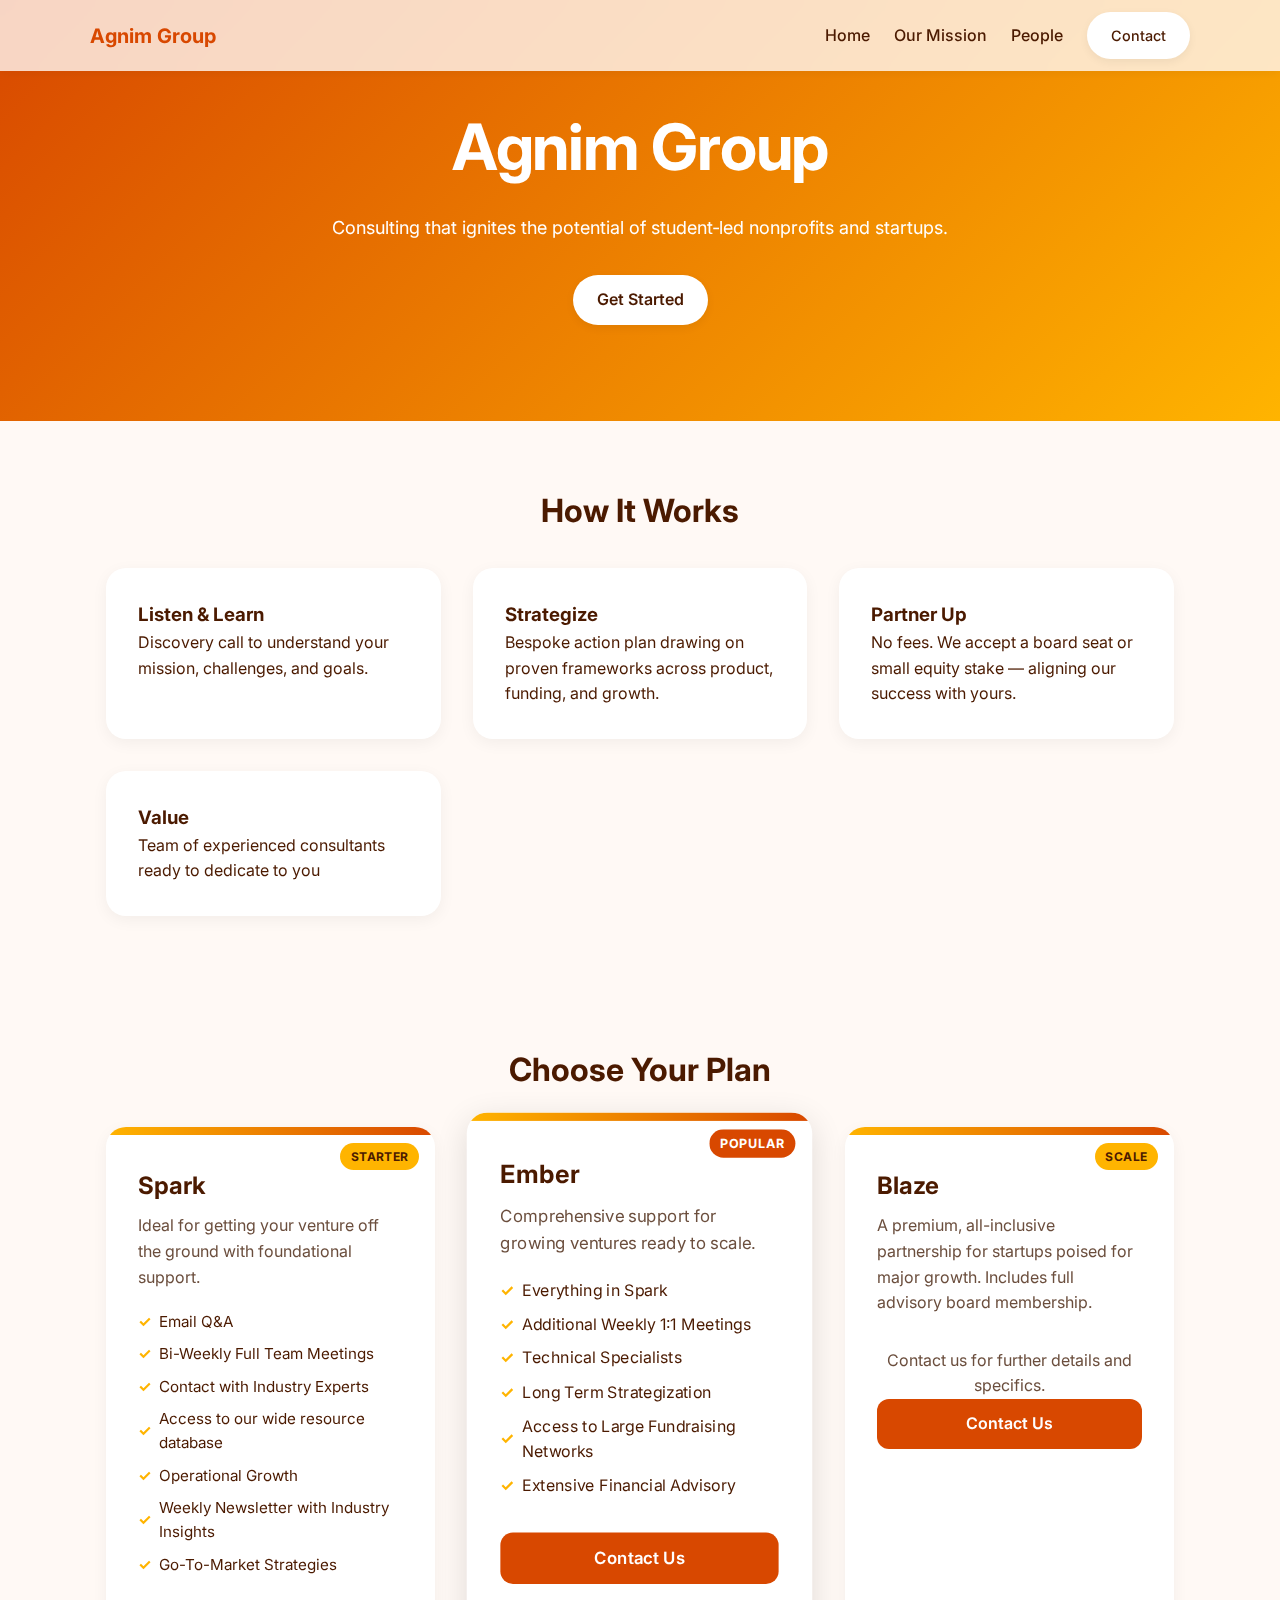
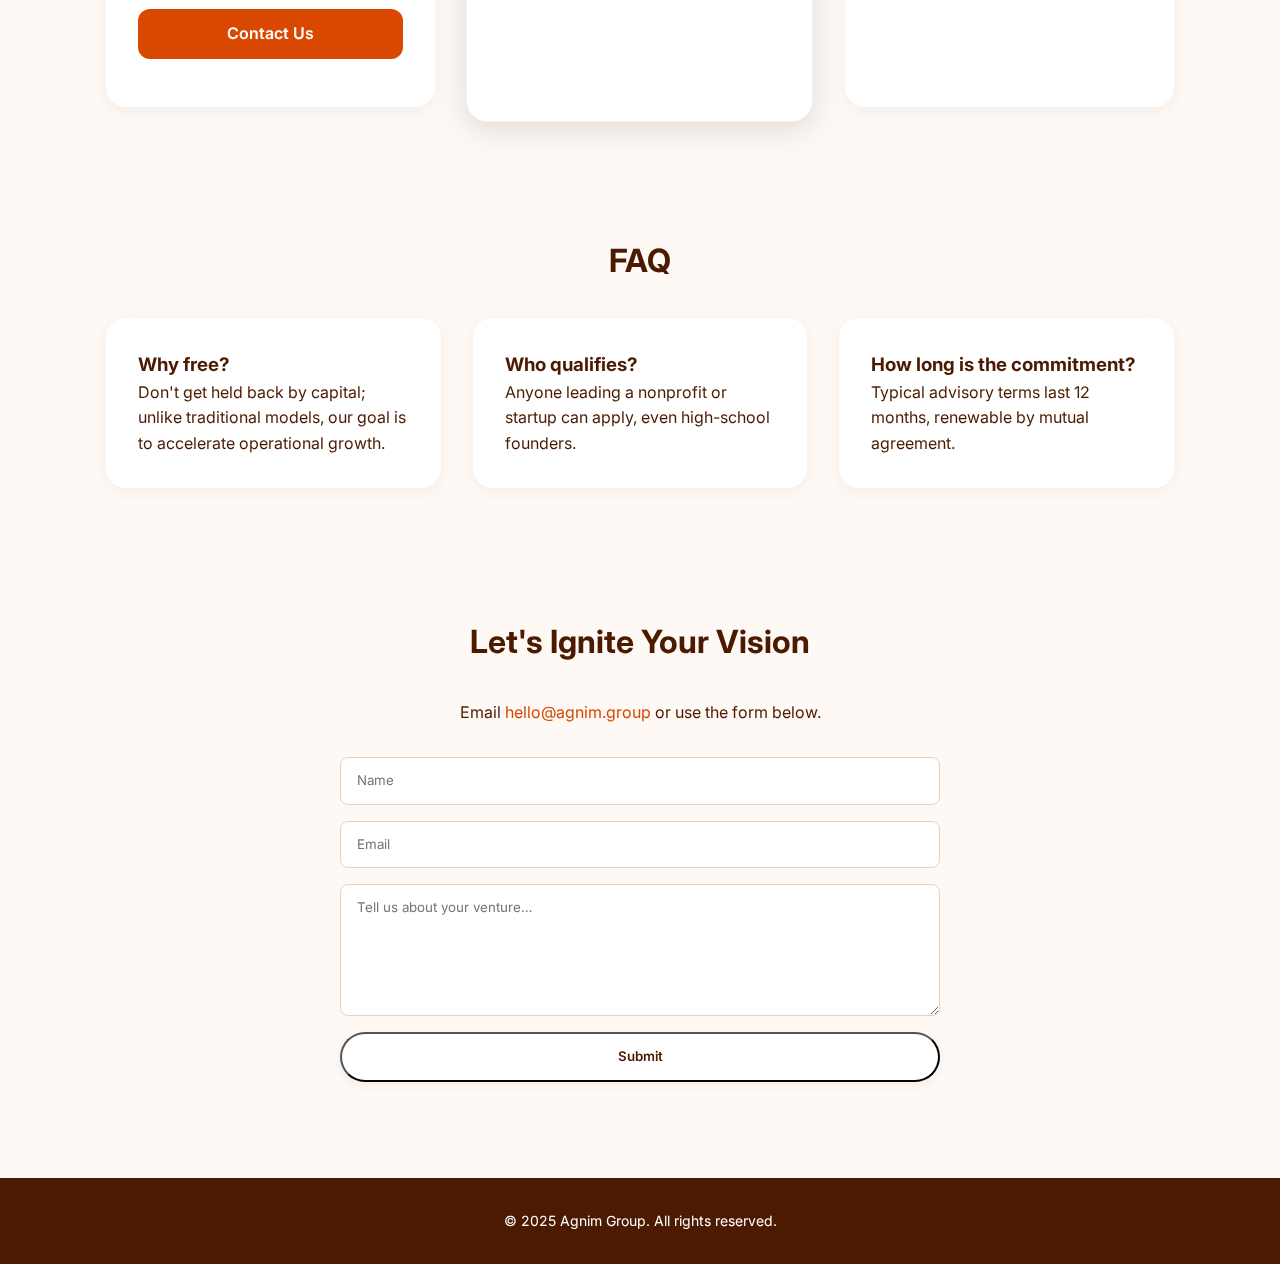
<file: index.html>
<!DOCTYPE html>
<html lang="en">
<head>
  <meta charset="UTF-8">
  <meta name="viewport" content="width=device-width, initial-scale=1.0">
  <title>Agnim Group — Igniting Student-Led Innovation</title>
  <link rel="preconnect" href="https://fonts.googleapis.com">
  <link href="https://fonts.googleapis.com/css2?family=Inter:wght@400;500;700&display=swap" rel="stylesheet">
  <link rel="stylesheet" href="style.css">
</head>
<body>
  <nav class="main-nav">
    <div class="nav-container">
      <a href="index.html" class="nav-logo">Agnim Group</a>
      <ul>
        <li><a href="index.html">Home</a></li>
        <li><a href="our-mission.html">Our Mission</a></li>
        <li><a href="people.html">People</a></li>
        <li><a href="#contact" class="btn nav-btn">Contact</a></li>
      </ul>
    </div>
  </nav>
  <header>
    <h1>Agnim Group</h1>
    <p>Consulting that ignites the potential of student‑led nonprofits and startups.</p>
    <a href="#contact" class="btn">Get Started</a>
  </header>

  <section id="how-it-works">
    <h2 class="section-title">How It Works</h2>
    <div class="cards">
      <div class="card">
        <h3>Listen &amp; Learn</h3>
        <p>Discovery call to understand your mission, challenges, and goals.</p>
      </div>
      <div class="card">
        <h3>Strategize</h3>
        <p>Bespoke action plan drawing on proven frameworks across product, funding, and growth.</p>
      </div>
      <div class="card">
        <h3>Partner Up</h3>
        <p>No fees. We accept a board seat or small equity stake — aligning our success with yours.</p>
      </div>
      <div class="card">
        <h3>Value</h3>
        <p>Team of experienced consultants ready to dedicate to you</p>
      </div>
    </div>
  </section>

  <section id="plans">
    <h2 class="section-title">Choose Your Plan</h2>
    <div class="cards">
      <div class="card plan-card">
        <span class="plan-badge">Starter</span>
        <h3 class="plan-name">Spark</h3>
        <p class="plan-desc">Ideal for getting your venture off the ground with foundational support.</p>
        <ul class="plan-features">
          <li>Email Q&A</li>
          <li>Bi-Weekly Full Team Meetings</li>
          <li>Contact with Industry Experts</li>
          <li>Access to our wide resource database</li>
          <li>Operational Growth</li>
          <li>Weekly Newsletter with Industry Insights</li>
          <li>Go-To-Market Strategies</li>
        </ul>
        <a href="mailto:hello@agnim.group?subject=Spark Plan Inquiry" class="plan-cta">Contact Us</a>
      </div>
      <div class="card plan-card" style="transform:scale(1.05);box-shadow:0 8px 30px rgba(0,0,0,.12);">
        <span class="plan-badge" style="background:var(--primary);color:#fff;">Popular</span>
        <h3 class="plan-name">Ember</h3>
        <p class="plan-desc">Comprehensive support for growing ventures ready to scale.</p>
        <ul class="plan-features">
          <li>Everything in Spark</li>
          <li>Additional Weekly 1:1 Meetings</li>
          <li>Technical Specialists</li>
          <li>Long Term Strategization</li>
          <li>Access to Large Fundraising Networks</li>
          <li>Extensive Financial Advisory</li>
        </ul>
        <a href="mailto:hello@agnim.group?subject=Ember Plan Inquiry" class="plan-cta">Contact Us</a>
      </div>
      <div class="card plan-card">
        <span class="plan-badge">Scale</span>
        <h3 class="plan-name">Blaze</h3>
        <p class="plan-desc">A premium, all-inclusive partnership for startups poised for major growth. Includes full advisory board membership.</p>
        <p style="text-align:center; margin-top: 2rem; color: var(--grey);">Contact us for further details and specifics.</p>
        <a href="mailto:hello@agnim.group?subject=Blaze Plan Inquiry" class="plan-cta">Contact Us</a>
      </div>
    </div>
  </section>

  <section id="faq">
    <h2 class="section-title">FAQ</h2>
    <div class="cards">
      <div class="card"><h3>Why free?</h3><p>Don't get held back by capital; unlike traditional models, our goal is to accelerate operational growth.</p></div>
      <div class="card"><h3>Who qualifies?</h3><p>Anyone leading a nonprofit or startup can apply, even high-school founders.</p></div>
      <div class="card"><h3>How long is the commitment?</h3><p>Typical advisory terms last 12 months, renewable by mutual agreement.</p></div>
    </div>
  </section>

  <section id="contact">
    <h2 class="section-title">Let's Ignite Your Vision</h2>
    <p style="text-align:center;">Email <a href="mailto:hello@agnim.group">hello@agnim.group</a> or use the form below.</p>
    <form action="https://formspree.io/f/yourform" method="POST">
      <input type="text" name="name" placeholder="Name" required>
      <input type="email" name="email" placeholder="Email" required>
      <textarea name="message" rows="5" placeholder="Tell us about your venture…" required></textarea>
      <button class="btn" type="submit">Submit</button>
    </form>
  </section>

  <footer>
    <p>&copy; 2025 Agnim Group. All rights reserved.</p>
  </footer>
  <script src="script.js"></script>
</body>
</html>
</file>
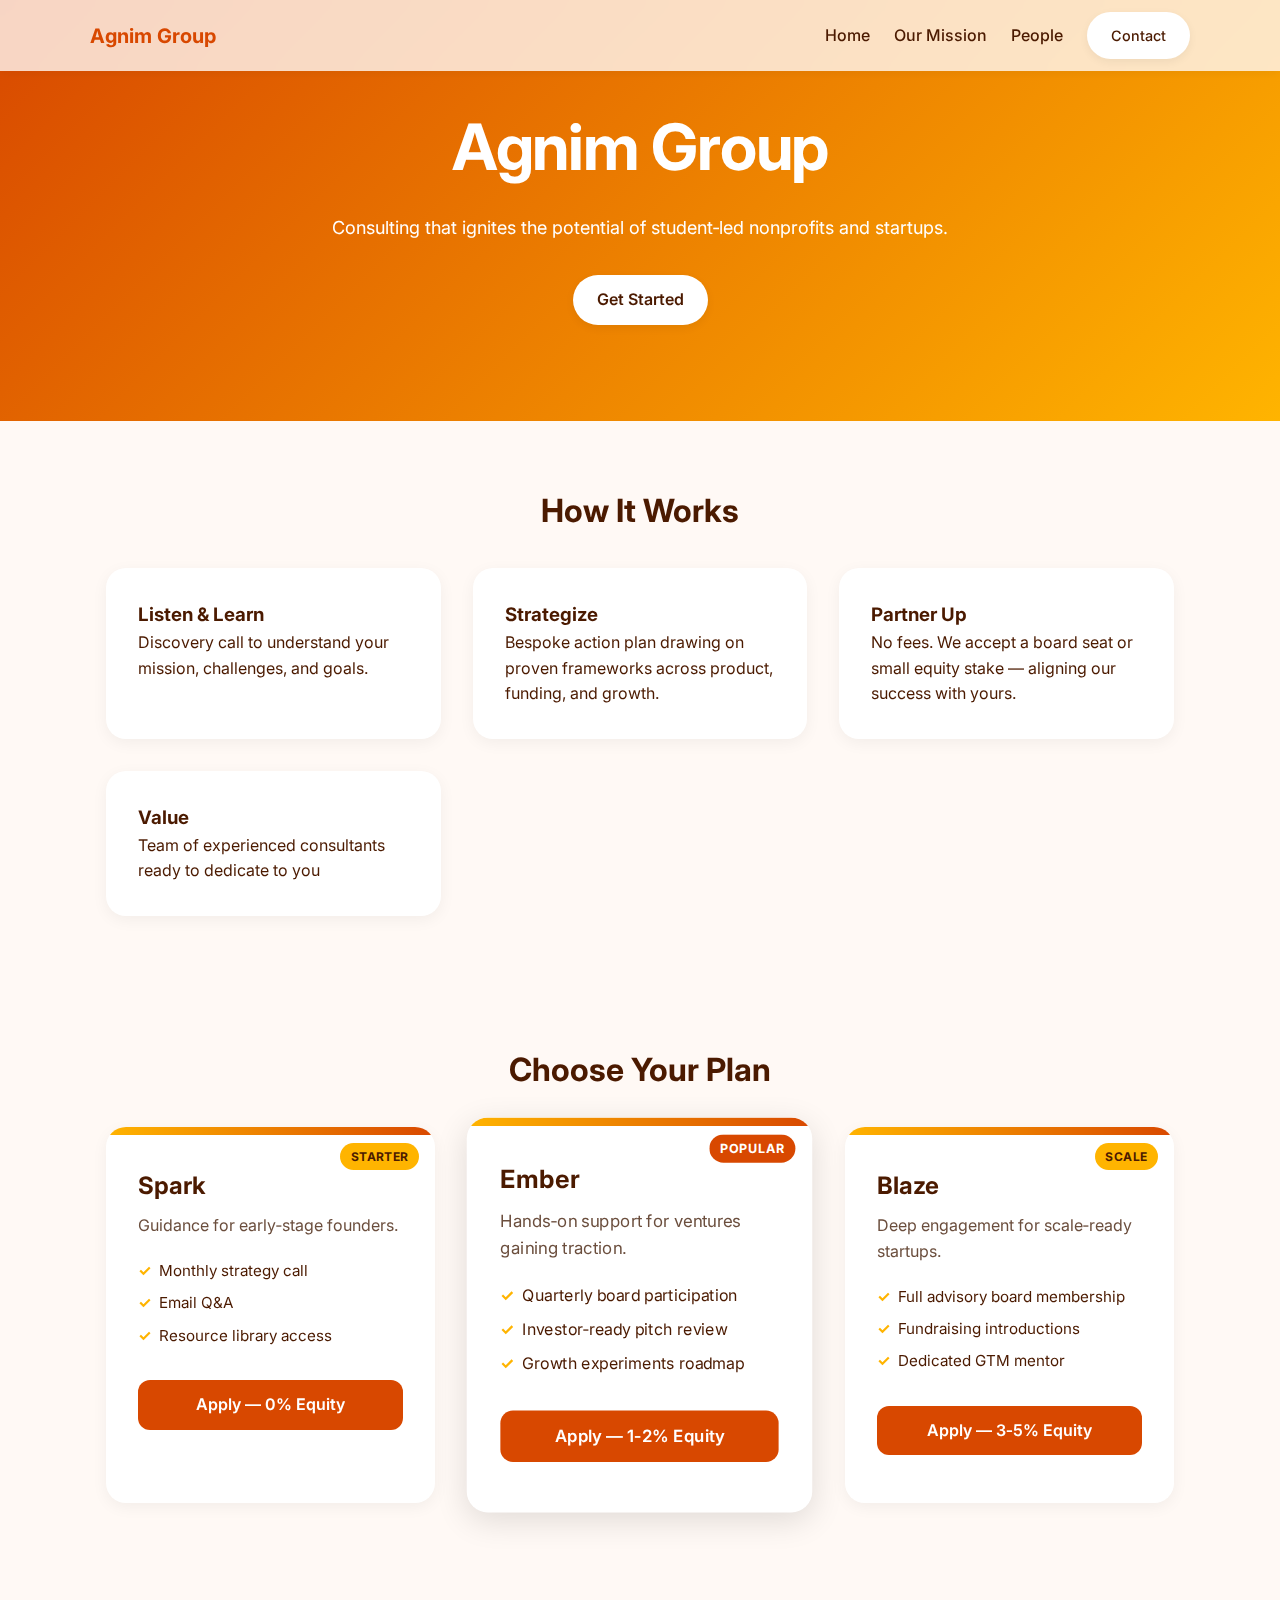
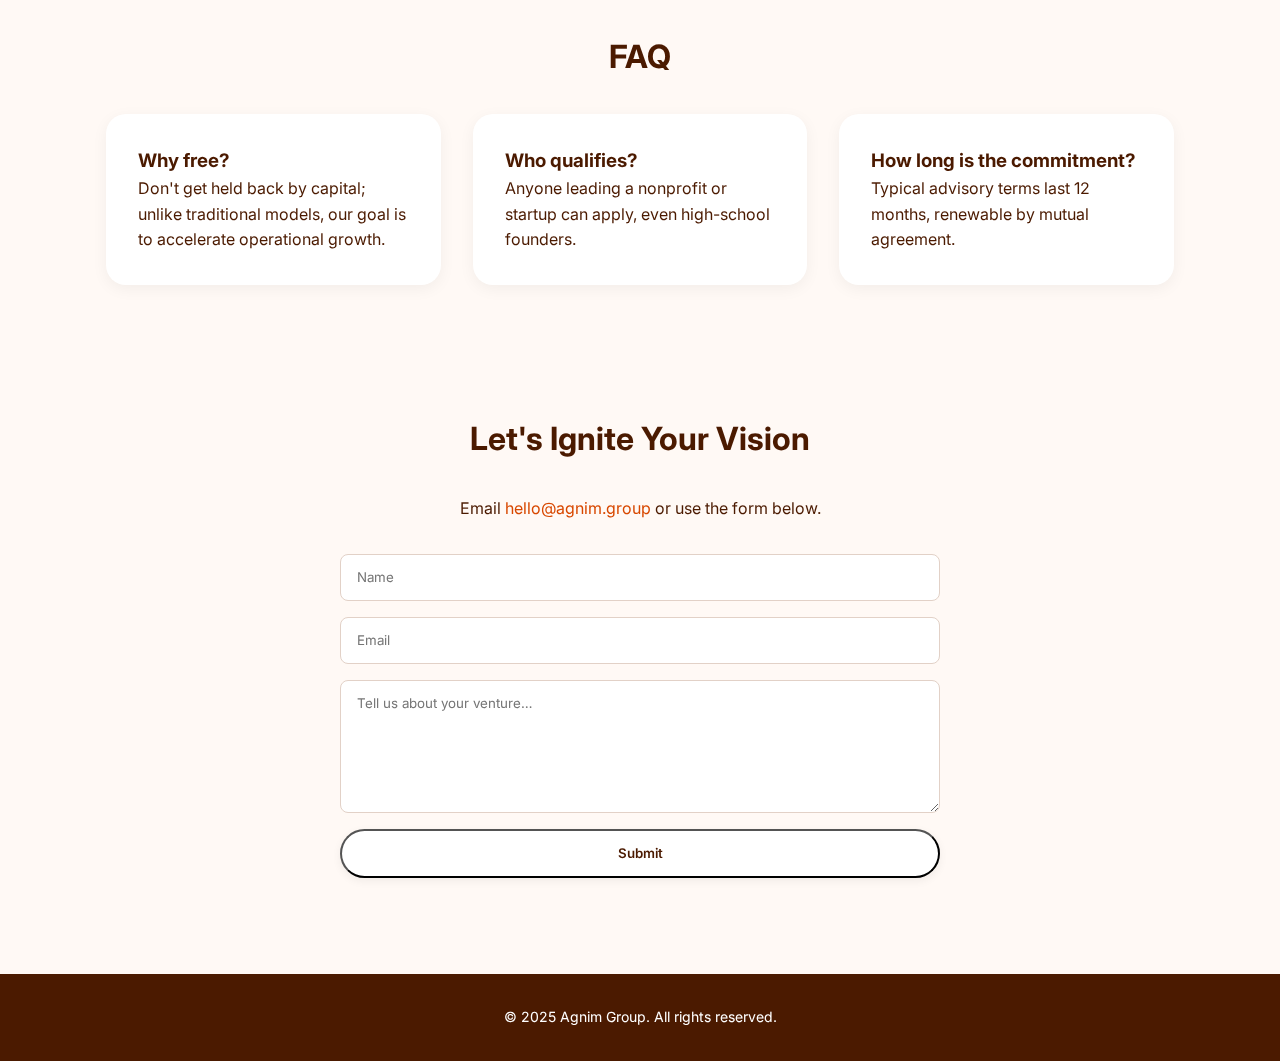
<file: agnimgroup/index.html>
<!DOCTYPE html>
<html lang="en">
<head>
  <meta charset="UTF-8">
  <meta name="viewport" content="width=device-width, initial-scale=1.0">
  <title>Agnim Group — Igniting Student-Led Innovation</title>
  <link rel="preconnect" href="https://fonts.googleapis.com">
  <link href="https://fonts.googleapis.com/css2?family=Inter:wght@400;500;700&display=swap" rel="stylesheet">
  <link rel="stylesheet" href="style.css">
</head>
<body>
  <nav class="main-nav">
    <div class="nav-container">
      <a href="index.html" class="nav-logo">Agnim Group</a>
      <ul>
        <li><a href="index.html">Home</a></li>
        <li><a href="our-mission.html">Our Mission</a></li>
        <li><a href="people.html">People</a></li>
        <li><a href="#contact" class="btn nav-btn">Contact</a></li>
      </ul>
    </div>
  </nav>
  <header>
    <h1>Agnim Group</h1>
    <p>Consulting that ignites the potential of student‑led nonprofits and startups.</p>
    <a href="#contact" class="btn">Get Started</a>
  </header>

  <section id="how-it-works">
    <h2 class="section-title">How It Works</h2>
    <div class="cards">
      <div class="card">
        <h3>Listen &amp; Learn</h3>
        <p>Discovery call to understand your mission, challenges, and goals.</p>
      </div>
      <div class="card">
        <h3>Strategize</h3>
        <p>Bespoke action plan drawing on proven frameworks across product, funding, and growth.</p>
      </div>
      <div class="card">
        <h3>Partner Up</h3>
        <p>No fees. We accept a board seat or small equity stake — aligning our success with yours.</p>
      </div>
      <div class="card">
        <h3>Value</h3>
        <p>Team of experienced consultants ready to dedicate to you</p>
      </div>
    </div>
  </section>

  <section id="plans">
    <h2 class="section-title">Choose Your Plan</h2>
    <div class="cards">
      <div class="card plan-card">
        <span class="plan-badge">Starter</span>
        <h3 class="plan-name">Spark</h3>
        <p class="plan-desc">Guidance for early‑stage founders.</p>
        <ul class="plan-features">
          <li>Monthly strategy call</li>
          <li>Email Q&A</li>
          <li>Resource library access</li>
        </ul>
        <a href="mailto:hello@agnim.group?subject=Spark Plan Inquiry" class="plan-cta">Apply — 0% Equity</a>
      </div>
      <div class="card plan-card" style="transform:scale(1.05);box-shadow:0 8px 30px rgba(0,0,0,.12);">
        <span class="plan-badge" style="background:var(--primary);color:#fff;">Popular</span>
        <h3 class="plan-name">Ember</h3>
        <p class="plan-desc">Hands‑on support for ventures gaining traction.</p>
        <ul class="plan-features">
          <li>Quarterly board participation</li>
          <li>Investor‑ready pitch review</li>
          <li>Growth experiments roadmap</li>
        </ul>
        <a href="mailto:hello@agnim.group?subject=Ember Plan Inquiry" class="plan-cta">Apply — 1‑2% Equity</a>
      </div>
      <div class="card plan-card">
        <span class="plan-badge">Scale</span>
        <h3 class="plan-name">Blaze</h3>
        <p class="plan-desc">Deep engagement for scale‑ready startups.</p>
        <ul class="plan-features">
          <li>Full advisory board membership</li>
          <li>Fundraising introductions</li>
          <li>Dedicated GTM mentor</li>
        </ul>
        <a href="mailto:hello@agnim.group?subject=Blaze Plan Inquiry" class="plan-cta">Apply — 3‑5% Equity</a>
      </div>
    </div>
  </section>

  <section id="faq">
    <h2 class="section-title">FAQ</h2>
    <div class="cards">
      <div class="card"><h3>Why free?</h3><p>Don't get held back by capital; unlike traditional models, our goal is to accelerate operational growth.</p></div>
      <div class="card"><h3>Who qualifies?</h3><p>Anyone leading a nonprofit or startup can apply, even high-school founders.</p></div>
      <div class="card"><h3>How long is the commitment?</h3><p>Typical advisory terms last 12 months, renewable by mutual agreement.</p></div>
    </div>
  </section>

  <section id="contact">
    <h2 class="section-title">Let's Ignite Your Vision</h2>
    <p style="text-align:center;">Email <a href="mailto:hello@agnim.group">hello@agnim.group</a> or use the form below.</p>
    <form action="https://formspree.io/f/yourform" method="POST">
      <input type="text" name="name" placeholder="Name" required>
      <input type="email" name="email" placeholder="Email" required>
      <textarea name="message" rows="5" placeholder="Tell us about your venture…" required></textarea>
      <button class="btn" type="submit">Submit</button>
    </form>
  </section>

  <footer>
    <p>&copy; 2025 Agnim Group. All rights reserved.</p>
  </footer>
  <script src="script.js"></script>
</body>
</html>
</file>
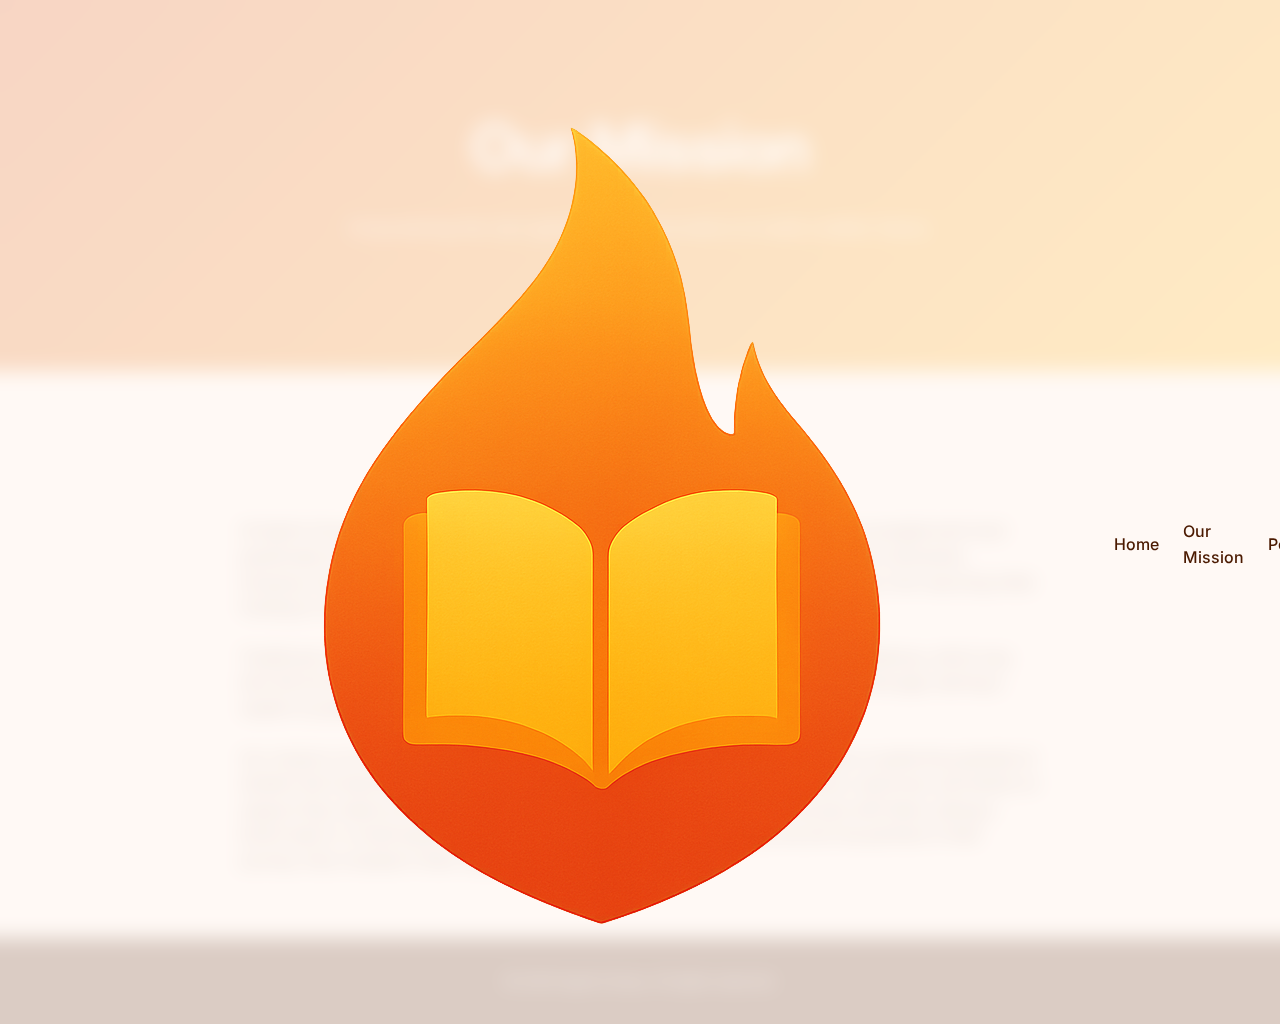
<file: our-mission.html>
<!DOCTYPE html>
<html lang="en">
<head>
  <meta charset="UTF-8">
  <meta name="viewport" content="width=device-width, initial-scale=1.0">
  <title>Our Mission — Agnim Group</title>
  <link rel="preconnect" href="https://fonts.googleapis.com">
  <link href="https://fonts.googleapis.com/css2?family=Inter:wght@400;500;700&display=swap" rel="stylesheet">
  <link rel="stylesheet" href="style.css">
</head>
<body>
  <nav class="main-nav">
    <div class="nav-container">
      <a href="index.html" class="nav-logo"><img src="Logov3.png" alt="Agnim Group"> Agnim Group</a>
      <ul>
        <li><a href="index.html">Home</a></li>
        <li><a href="our-mission.html">Our Mission</a></li>
        <li><a href="people.html">People</a></li>
        <li><a href="portfolio.html">Portfolio</a></li>
        <li><a href="index.html#contact" class="btn nav-btn">Contact</a></li>
      </ul>
    </div>
  </nav>
  <header>
    <h1>Our Mission</h1>
    <p>Empowering the next generation of innovators to build a better future.</p>
  </header>

  <section id="mission-statement">
    <h2 class="section-title">What We Believe</h2>
    <div style="max-width: 800px; margin: 0 auto; text-align: left; line-height: 1.8;">
      <p style="margin-bottom: 1.5rem;">At Agnim Group, we believe that the most transformative ideas often come from the youngest and most passionate minds. Students today are not just learners; they are creators, builders, and visionaries. However, the path from a brilliant idea to a sustainable venture is filled with challenges, from securing initial funding to navigating market complexities and building a strong team.</p>
      <p style="margin-bottom: 1.5rem;">Traditional consulting and investment models are often inaccessible to student-led initiatives, which may lack the formal structure or initial capital that these models require. This creates a critical gap, leaving a wealth of potential untapped.</p>
      <p>Our mission is to bridge this gap. We were founded on a simple, powerful principle: to ignite the potential of student-led nonprofits and startups by providing them with the strategic guidance, resources, and hands-on support they need to thrive. We operate on a unique model that aligns our success with theirs, taking a board seat or a small equity stake instead of charging fees. This ensures we are true partners in their journey, fully invested in their long-term impact.</p>
    </div>
  </section>

  <footer>
    <p>&copy; 2025 Agnim Group. All rights reserved.</p>
  </footer>

  <script src="script.js"></script>
</body>
</html>
</file>
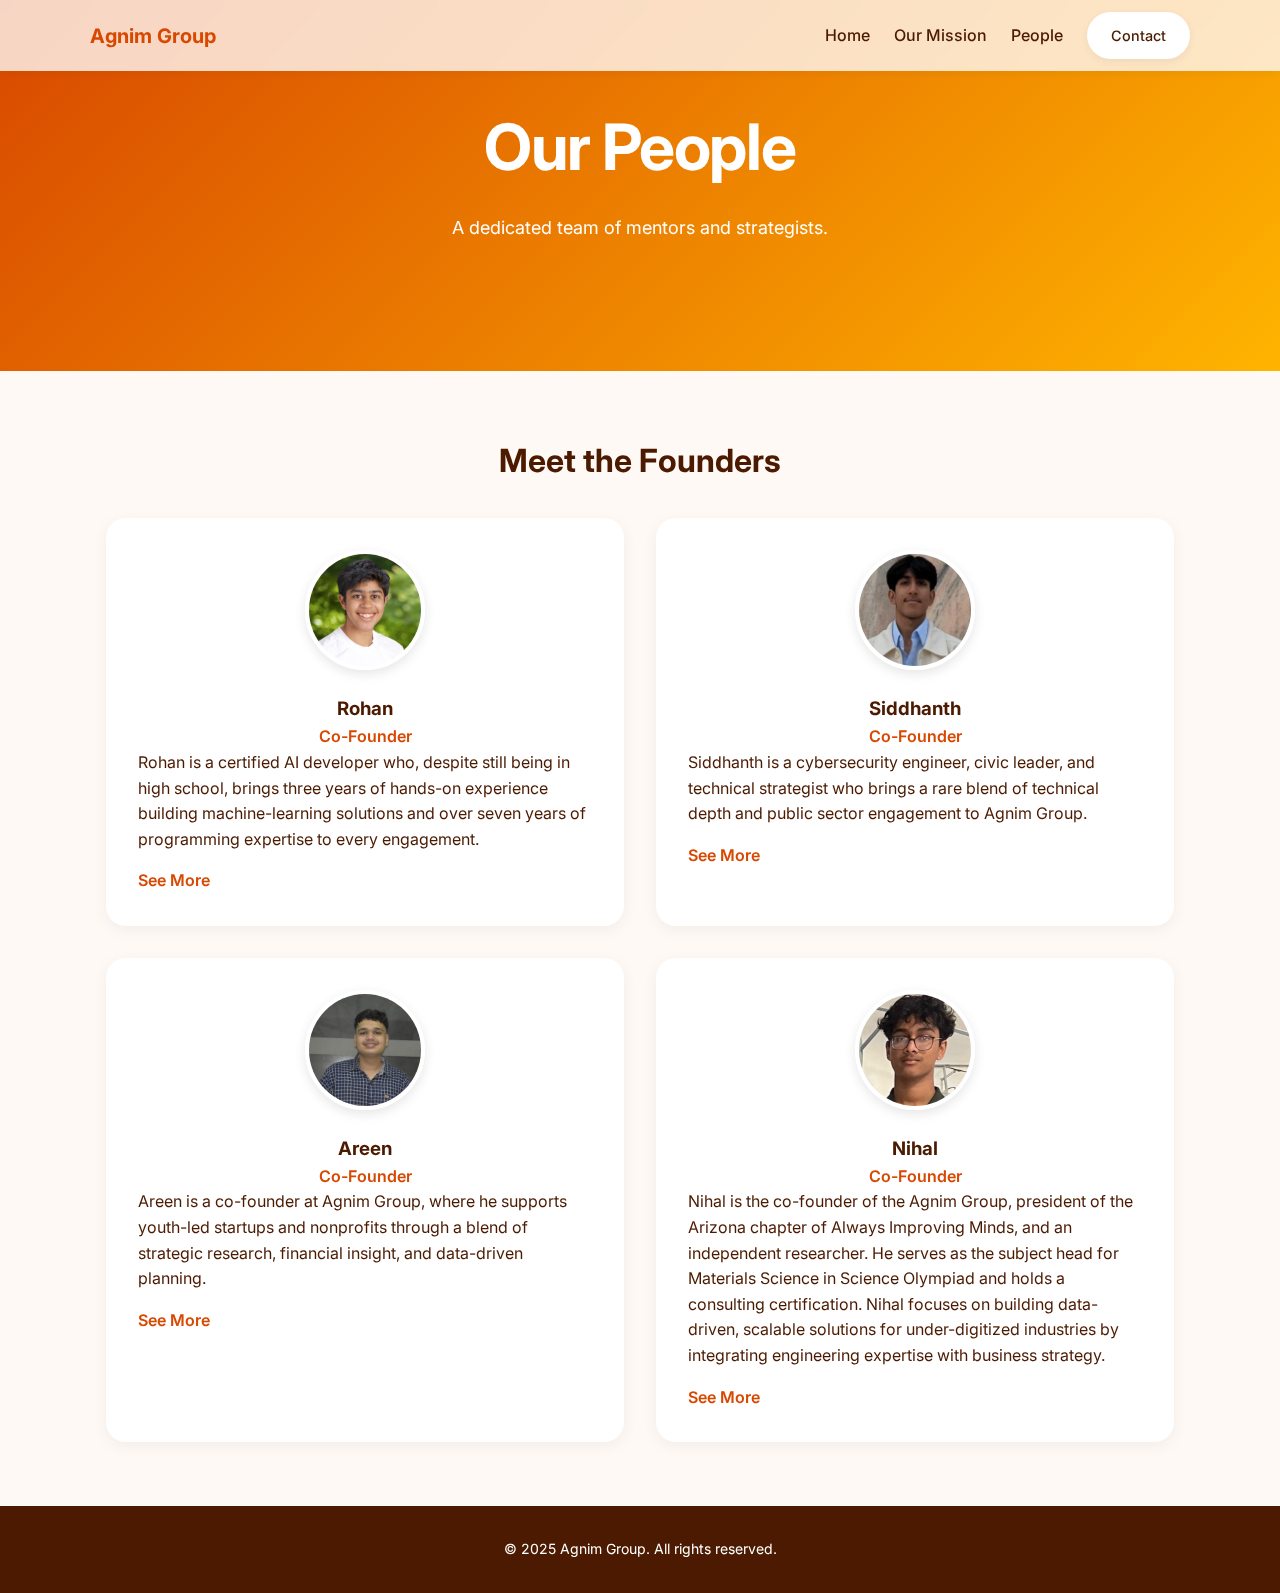
<file: people.html>
<!DOCTYPE html>
<html lang="en">
<head>
  <meta charset="UTF-8">
  <meta name="viewport" content="width=device-width, initial-scale=1.0">
  <title>People — Agnim Group</title>
  <link rel="preconnect" href="https://fonts.googleapis.com">
  <link href="https://fonts.googleapis.com/css2?family=Inter:wght@400;500;700&display=swap" rel="stylesheet">
  <link rel="stylesheet" href="style.css">
</head>
<body>
  <nav class="main-nav">
    <div class="nav-container">
      <a href="index.html" class="nav-logo">Agnim Group</a>
      <ul>
        <li><a href="index.html">Home</a></li>
        <li><a href="our-mission.html">Our Mission</a></li>
        <li><a href="people.html">People</a></li>
        <li><a href="index.html#contact" class="btn nav-btn">Contact</a></li>
      </ul>
    </div>
  </nav>
  <header>
    <h1>Our People</h1>
    <p>A dedicated team of mentors and strategists.</p>
  </header>

  <section id="team">
    <h2 class="section-title">Meet the Founders</h2>
    <div class="cards" style="grid-template-columns: repeat(auto-fit, minmax(420px, 1fr));">
      <div class="card">
        <img src="Rohan_profile_picture.jpg" alt="Photo of Rohan" class="profile-pic">
        <h3 style="text-align: center;">Rohan</h3>
        <p style="text-align: center; color: var(--primary); font-weight: 600;">Co-Founder</p>
        <p>Rohan is a certified AI developer who, despite still being in high school, brings three years of hands-on experience building machine-learning solutions and over seven years of programming expertise to every engagement.</p>
        <div class="bio-full">
          <p>He completed Harvard's CS50 course as well as Harvard's AI bootcamp, and was selected for the Harvard Undergraduate Ventures Tech Summer Program, working as an investment analyst at NYX Ventures. Rohan has already led cross-functional teams, earned industry-recognized AI certifications, and mentors fellow student innovators.</p>
          <p>Recognizing that many youth-led nonprofits and early-stage startups lack affordable strategic support, he cofounded Agnim Group to deliver pro-bono consulting in exchange for board roles or modest equity—aligning his success with the long-term growth of each client.</p>
          <p style="font-weight: 600; color: var(--dark); margin-top: 1rem;">At Agnim Group, Rohan focuses on:</p>
          <ul class="bio-focus-list">
            <li>Product-market fit & go-to-market strategy—translating technical potential into clear value propositions.</li>
            <li>Data-driven decision-making—designing lightweight metrics dashboards and experimentation plans.</li>
            <li>Fundraising & governance readiness—helping teams craft compelling narratives and establish simple oversight structures that satisfy future investors.</li>
          </ul>
        </div>
        <span class="see-more-btn">See More</span>
      </div>
      <div class="card">
        <img src="sidprofilepicture.jpeg" alt="Photo of Siddhanth" class="profile-pic">
        <h3 style="text-align: center;">Siddhanth</h3>
        <p style="text-align: center; color: var(--primary); font-weight: 600;">Co-Founder</p>
        <p>Siddhanth is a cybersecurity engineer, civic leader, and technical strategist who brings a rare blend of technical depth and public sector engagement to Agnim Group.</p>
        <div class="bio-full">
          <p>He holds industry-recognized certifications in cybersecurity and additive manufacturing, and his leadership in technology and service has earned him formal recognition from U.S. Congressman David Schweikert.</p>
          <p>He has served as a cybersecurity engineer at pharmaceutical companies, where he launched employee awareness campaigns and revamped company-wide policies to meet the NIST framework. He completed Harvard's CS50 course and was selected for the Harvard Undergraduate Ventures Tech Summer Program, working as an investment analyst at NYX Ventures. He also led an award-winning robotics team that developed a community-centered engineering project using AI and Arduino.</p>
          <p>Recognizing the lack of accessible strategic support for youth-led nonprofits and early-stage ventures, Siddhanth cofounded Agnim Group to deliver pro bono consulting in exchange for modest equity or board roles—aligning his success with each client's long-term growth.</p>
          <p style="font-weight: 600; color: var(--dark); margin-top: 1rem;">At Agnim Group, Siddhanth focuses on:</p>
          <ul class="bio-focus-list">
            <li>Cybersecurity & Operational Risk — streamlining compliance and strengthening digital trust, especially in regulated environments.</li>
            <li>Market Intelligence & Investment Readiness — refining positioning and investor narratives using analyst-level insights.</li>
            <li>Governance & Policy Strategy — helping teams implement oversight structures and internal policies aligned with industry standards.</li>
          </ul>
        </div>
        <span class="see-more-btn">See More</span>
      </div>
      <div class="card">
        <img src="areenprofilepicture.jpeg" alt="Photo of Areen" class="profile-pic">
        <h3 style="text-align: center;">Areen</h3>
        <p style="text-align: center; color: var(--primary); font-weight: 600;">Co-Founder</p>
        <p>Areen is a co-founder at Agnim Group, where he supports youth-led startups and nonprofits through a blend of strategic research, financial insight, and data-driven planning.</p>
        <div class="bio-full">
          <p>His focus lies in helping early ventures clarify their market approach, structure key decisions, and develop pathways toward sustainable growth.</p>
          <p>His prior experience includes working on projects across the fintech and edtech space, where he explored how product design, user behavior, and financial systems converge to drive growth and impact. He completed Harvard's CS50 course and was selected for the Harvard Undergraduate Ventures Tech Summer Program, working as an investment analyst at NYX Ventures. At Agnim, he brings this lens to each engagement—helping founders frame challenges, test assumptions, and build scalable solutions with clarity and confidence.</p>
          <p>He is currently pursuing a BS in Data Science at IIT Madras, with academic and practical interests spanning venture finance, analytics, and startup ecosystems. Passionate about enabling young founders, Areen is committed to building systems and insights that turn bold ideas into operational reality.</p>
        </div>
        <span class="see-more-btn">See More</span>
      </div>
      <div class="card">
        <img src="nihalprofilepicture.jpeg" alt="Photo of Nihal" class="profile-pic">
        <h3 style="text-align: center;">Nihal</h3>
        <p style="text-align: center; color: var(--primary); font-weight: 600;">Co-Founder</p>
        <p>Nihal is the co-founder of the Agnim Group, president of the Arizona chapter of Always Improving Minds, and an independent researcher. He serves as the subject head for Materials Science in Science Olympiad and holds a consulting certification. Nihal focuses on building data-driven, scalable solutions for under-digitized industries by integrating engineering expertise with business strategy.</p>
        <div class="bio-full">
          <!-- Nihal's full bio is shorter, so it may not need a separate paragraph, but we keep the structure for consistency -->
        </div>
        <span class="see-more-btn">See More</span>
      </div>
    </div>
  </section>

  <footer>
    <p>&copy; 2025 Agnim Group. All rights reserved.</p>
  </footer>

  <script src="script.js"></script>
</body>
</html>
</file>
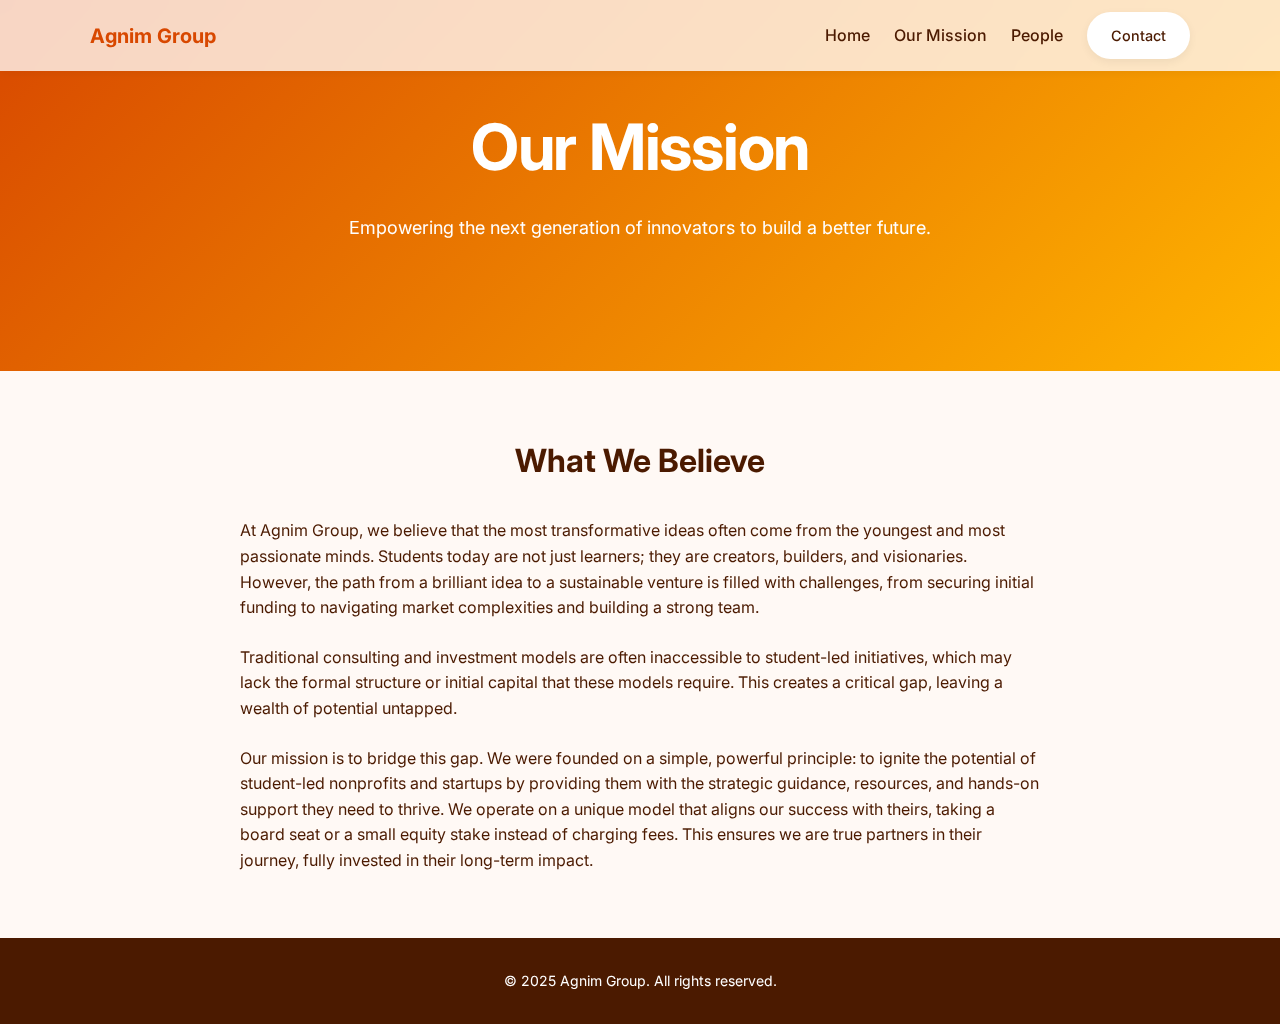
<file: agnimgroup/our-mission.html>
<!DOCTYPE html>
<html lang="en">
<head>
  <meta charset="UTF-8">
  <meta name="viewport" content="width=device-width, initial-scale=1.0">
  <title>Our Mission — Agnim Group</title>
  <link rel="preconnect" href="https://fonts.googleapis.com">
  <link href="https://fonts.googleapis.com/css2?family=Inter:wght@400;500;700&display=swap" rel="stylesheet">
  <link rel="stylesheet" href="style.css">
</head>
<body>
  <nav class="main-nav">
    <div class="nav-container">
      <a href="index.html" class="nav-logo">Agnim Group</a>
      <ul>
        <li><a href="index.html">Home</a></li>
        <li><a href="our-mission.html">Our Mission</a></li>
        <li><a href="people.html">People</a></li>
        <li><a href="index.html#contact" class="btn nav-btn">Contact</a></li>
      </ul>
    </div>
  </nav>
  <header>
    <h1>Our Mission</h1>
    <p>Empowering the next generation of innovators to build a better future.</p>
  </header>

  <section id="mission-statement">
    <h2 class="section-title">What We Believe</h2>
    <div style="max-width: 800px; margin: 0 auto; text-align: left; line-height: 1.8;">
      <p style="margin-bottom: 1.5rem;">At Agnim Group, we believe that the most transformative ideas often come from the youngest and most passionate minds. Students today are not just learners; they are creators, builders, and visionaries. However, the path from a brilliant idea to a sustainable venture is filled with challenges, from securing initial funding to navigating market complexities and building a strong team.</p>
      <p style="margin-bottom: 1.5rem;">Traditional consulting and investment models are often inaccessible to student-led initiatives, which may lack the formal structure or initial capital that these models require. This creates a critical gap, leaving a wealth of potential untapped.</p>
      <p>Our mission is to bridge this gap. We were founded on a simple, powerful principle: to ignite the potential of student-led nonprofits and startups by providing them with the strategic guidance, resources, and hands-on support they need to thrive. We operate on a unique model that aligns our success with theirs, taking a board seat or a small equity stake instead of charging fees. This ensures we are true partners in their journey, fully invested in their long-term impact.</p>
    </div>
  </section>

  <footer>
    <p>&copy; 2025 Agnim Group. All rights reserved.</p>
  </footer>

  <script src="script.js"></script>
</body>
</html>
</file>
<file: style.css>
:root{
      /* Warm "fire-inspired" palette */
      --primary: #d84800;   /* Fire Orange */
      --accent:  #ffb400;   /* Ember Gold */
      --dark:    #4b1a00;   /* Charred Umber */
      --light:   #fff9f5;   /* Warm Ivory */
      --grey:    #6b4e3d;   /* Walnut */
    }

    *,*::before,*::after{box-sizing:border-box;margin:0;padding:0;font-family:'Inter',sans-serif;line-height:1.6;scroll-behavior:smooth;}
    body{background:var(--light);color:var(--dark);}    
    a{color:var(--primary);text-decoration:none;}

    /* ---------- Navigation ---------- */
    .main-nav{position:fixed;top:0;left:0;width:100%;background:rgba(255,249,245,.8);-webkit-backdrop-filter:blur(10px);backdrop-filter:blur(10px);z-index:1000;padding:.75rem 1rem;box-shadow:0 2px 10px rgba(0,0,0,.05);}
    .nav-container{max-width:1100px;margin:0 auto;display:flex;justify-content:space-between;align-items:center;}
    .nav-logo{font-weight:700;font-size:1.25rem;color:var(--primary);}
    .main-nav ul{list-style:none;display:flex;align-items:center;gap:1.5rem;}
    .main-nav ul a{color:var(--dark);font-weight:500;transition:color .3s;}
    .main-nav ul a:hover{color:var(--primary);}
    .nav-btn{padding:.5rem 1.25rem;font-size:.9rem;}

    /* ---------- Generic ---------- */
    .btn{display:inline-block;background:#fff;color:var(--dark);padding:.75rem 1.5rem;border-radius:9999px;font-weight:600;box-shadow:0 3px 10px rgba(0,0,0,.06);transition:transform .3s ease,box-shadow .3s ease;}
    .btn:hover{transform:translateY(-3px);box-shadow:0 8px 24px rgba(0,0,0,.12);}    
    section{padding:4rem 1rem;max-width:1100px;margin:0 auto;}
    .section-title{text-align:center;font-size:2rem;font-weight:700;margin-bottom:2rem;color:var(--dark);}    
    .cards{display:grid;gap:2rem;grid-template-columns:repeat(auto-fit,minmax(280px,1fr));}
    .card{background:#fff;border-radius:1.25rem;padding:2rem;box-shadow:0 4px 16px rgba(0,0,0,.05);transition:transform .3s ease;}
    .card:hover{transform:translateY(-6px);}    

    .profile-pic {
      width: 120px;
      height: 120px;
      border-radius: 50%;
      object-fit: cover;
      margin: 0 auto 1.5rem;
      display: block;
      border: 4px solid #fff;
      box-shadow: 0 4px 12px rgba(0,0,0,.1);
    }

    .bio-full {
      max-height: 0;
      overflow: hidden;
      transition: max-height 0.5s ease-in-out;
    }

    .bio-full.expanded {
      max-height: 1000px; /* Adjust as needed */
    }

    .see-more-btn {
      margin-top: 1rem;
      font-weight: 600;
      color: var(--primary);
      cursor: pointer;
      display: inline-block;
    }

    .bio-focus-list {
        text-align: left;
        margin-top: 1rem;
        padding-left: 1.25rem;
        list-style-type: disc;
        color: var(--grey);
    }

    .bio-focus-list li {
        margin-bottom: 0.5rem;
    }

    /* ---------- Hero ---------- */
    header{padding-top:10rem;background:linear-gradient(135deg,var(--primary),var(--accent));color:#fff;text-align:center;padding:6rem 1rem;position:relative;overflow:hidden;}
    header::after{content:"";position:absolute;inset:0;background:url('https://images.unsplash.com/photo-1473366770640-c7fd4a4f2f56?auto=format&fit=crop&w=1950&q=80') center/cover;opacity:.15;mix-blend-mode:overlay;}
    header h1{font-size:clamp(2.5rem,5vw,4rem);font-weight:700;letter-spacing:-.02em;}
    header p{max-width:45rem;margin:1rem auto 2rem;font-size:1.125rem;}

    /* ---------- Plans ---------- */
    #plans .cards{gap:2.5rem;}
    .plan-card{position:relative;padding:2.5rem 2rem 3rem;overflow:hidden;}
    .plan-card::before{content:"";position:absolute;top:0;left:0;width:100%;height:8px;background:linear-gradient(90deg,var(--accent),var(--primary));}
    .plan-badge{position:absolute;top:1rem;right:1rem;background:var(--accent);color:var(--dark);font-size:.75rem;font-weight:700;padding:.25rem .65rem;border-radius:9999px;letter-spacing:.04em;text-transform:uppercase;}
    .plan-name{font-size:1.5rem;font-weight:700;margin-bottom:.5rem;}
    .plan-desc{color:var(--grey);margin-bottom:1.25rem;}
    .plan-features{list-style:none;margin:0 0 2rem 0;padding:0;display:grid;gap:.5rem;}
    .plan-features li{display:flex;align-items:center;font-size:.95rem;}
    .plan-features li::before{content:"✓";color:var(--accent);margin-right:.5rem;font-weight:700;}
    .plan-cta{display:block;text-align:center;background:var(--primary);color:#fff;padding:.75rem 1rem;border-radius:.75rem;font-weight:600;transition:background .3s;}
    .plan-cta:hover{background:var(--dark);}  

    /* ---------- Contact ---------- */
    form{max-width:600px;margin:2rem auto;display:grid;gap:1rem;}
    input,textarea{padding:.75rem 1rem;border:1px solid #e2d1c7;border-radius:.5rem;}
    footer{background:var(--dark);color:#fff;text-align:center;padding:2rem 1rem;font-size:.875rem;}
</file>
<file: agnimgroup/style.css>
:root{
      /* Warm "fire-inspired" palette */
      --primary: #d84800;   /* Fire Orange */
      --accent:  #ffb400;   /* Ember Gold */
      --dark:    #4b1a00;   /* Charred Umber */
      --light:   #fff9f5;   /* Warm Ivory */
      --grey:    #6b4e3d;   /* Walnut */
    }

    *,*::before,*::after{box-sizing:border-box;margin:0;padding:0;font-family:'Inter',sans-serif;line-height:1.6;scroll-behavior:smooth;}
    body{background:var(--light);color:var(--dark);}    
    a{color:var(--primary);text-decoration:none;}

    /* ---------- Navigation ---------- */
    .main-nav{position:fixed;top:0;left:0;width:100%;background:rgba(255,249,245,.8);-webkit-backdrop-filter:blur(10px);backdrop-filter:blur(10px);z-index:1000;padding:.75rem 1rem;box-shadow:0 2px 10px rgba(0,0,0,.05);}
    .nav-container{max-width:1100px;margin:0 auto;display:flex;justify-content:space-between;align-items:center;}
    .nav-logo{font-weight:700;font-size:1.25rem;color:var(--primary);}
    .main-nav ul{list-style:none;display:flex;align-items:center;gap:1.5rem;}
    .main-nav ul a{color:var(--dark);font-weight:500;transition:color .3s;}
    .main-nav ul a:hover{color:var(--primary);}
    .nav-btn{padding:.5rem 1.25rem;font-size:.9rem;}

    /* ---------- Generic ---------- */
    .btn{display:inline-block;background:#fff;color:var(--dark);padding:.75rem 1.5rem;border-radius:9999px;font-weight:600;box-shadow:0 3px 10px rgba(0,0,0,.06);transition:transform .3s ease,box-shadow .3s ease;}
    .btn:hover{transform:translateY(-3px);box-shadow:0 8px 24px rgba(0,0,0,.12);}    
    section{padding:4rem 1rem;max-width:1100px;margin:0 auto;}
    .section-title{text-align:center;font-size:2rem;font-weight:700;margin-bottom:2rem;color:var(--dark);}    
    .cards{display:grid;gap:2rem;grid-template-columns:repeat(auto-fit,minmax(280px,1fr));}
    .card{background:#fff;border-radius:1.25rem;padding:2rem;box-shadow:0 4px 16px rgba(0,0,0,.05);transition:transform .3s ease;}
    .card:hover{transform:translateY(-6px);}    

    .profile-pic {
      width: 120px;
      height: 120px;
      border-radius: 50%;
      object-fit: cover;
      margin: 0 auto 1.5rem;
      display: block;
      border: 4px solid #fff;
      box-shadow: 0 4px 12px rgba(0,0,0,.1);
    }

    .bio-full {
      max-height: 0;
      overflow: hidden;
      transition: max-height 0.5s ease-in-out;
    }

    .bio-full.expanded {
      max-height: 1000px; /* Adjust as needed */
    }

    .see-more-btn {
      margin-top: 1rem;
      font-weight: 600;
      color: var(--primary);
      cursor: pointer;
      display: inline-block;
    }

    .bio-focus-list {
        text-align: left;
        margin-top: 1rem;
        padding-left: 1.25rem;
        list-style-type: disc;
        color: var(--grey);
    }

    .bio-focus-list li {
        margin-bottom: 0.5rem;
    }

    /* ---------- Hero ---------- */
    header{padding-top:10rem;background:linear-gradient(135deg,var(--primary),var(--accent));color:#fff;text-align:center;padding:6rem 1rem;position:relative;overflow:hidden;}
    header::after{content:"";position:absolute;inset:0;background:url('https://images.unsplash.com/photo-1473366770640-c7fd4a4f2f56?auto=format&fit=crop&w=1950&q=80') center/cover;opacity:.15;mix-blend-mode:overlay;}
    header h1{font-size:clamp(2.5rem,5vw,4rem);font-weight:700;letter-spacing:-.02em;}
    header p{max-width:45rem;margin:1rem auto 2rem;font-size:1.125rem;}

    /* ---------- Plans ---------- */
    #plans .cards{gap:2.5rem;}
    .plan-card{position:relative;padding:2.5rem 2rem 3rem;overflow:hidden;}
    .plan-card::before{content:"";position:absolute;top:0;left:0;width:100%;height:8px;background:linear-gradient(90deg,var(--accent),var(--primary));}
    .plan-badge{position:absolute;top:1rem;right:1rem;background:var(--accent);color:var(--dark);font-size:.75rem;font-weight:700;padding:.25rem .65rem;border-radius:9999px;letter-spacing:.04em;text-transform:uppercase;}
    .plan-name{font-size:1.5rem;font-weight:700;margin-bottom:.5rem;}
    .plan-desc{color:var(--grey);margin-bottom:1.25rem;}
    .plan-features{list-style:none;margin:0 0 2rem 0;padding:0;display:grid;gap:.5rem;}
    .plan-features li{display:flex;align-items:center;font-size:.95rem;}
    .plan-features li::before{content:"✓";color:var(--accent);margin-right:.5rem;font-weight:700;}
    .plan-cta{display:block;text-align:center;background:var(--primary);color:#fff;padding:.75rem 1rem;border-radius:.75rem;font-weight:600;transition:background .3s;}
    .plan-cta:hover{background:var(--dark);}  

    /* ---------- Contact ---------- */
    form{max-width:600px;margin:2rem auto;display:grid;gap:1rem;}
    input,textarea{padding:.75rem 1rem;border:1px solid #e2d1c7;border-radius:.5rem;}
    footer{background:var(--dark);color:#fff;text-align:center;padding:2rem 1rem;font-size:.875rem;}
</file>
